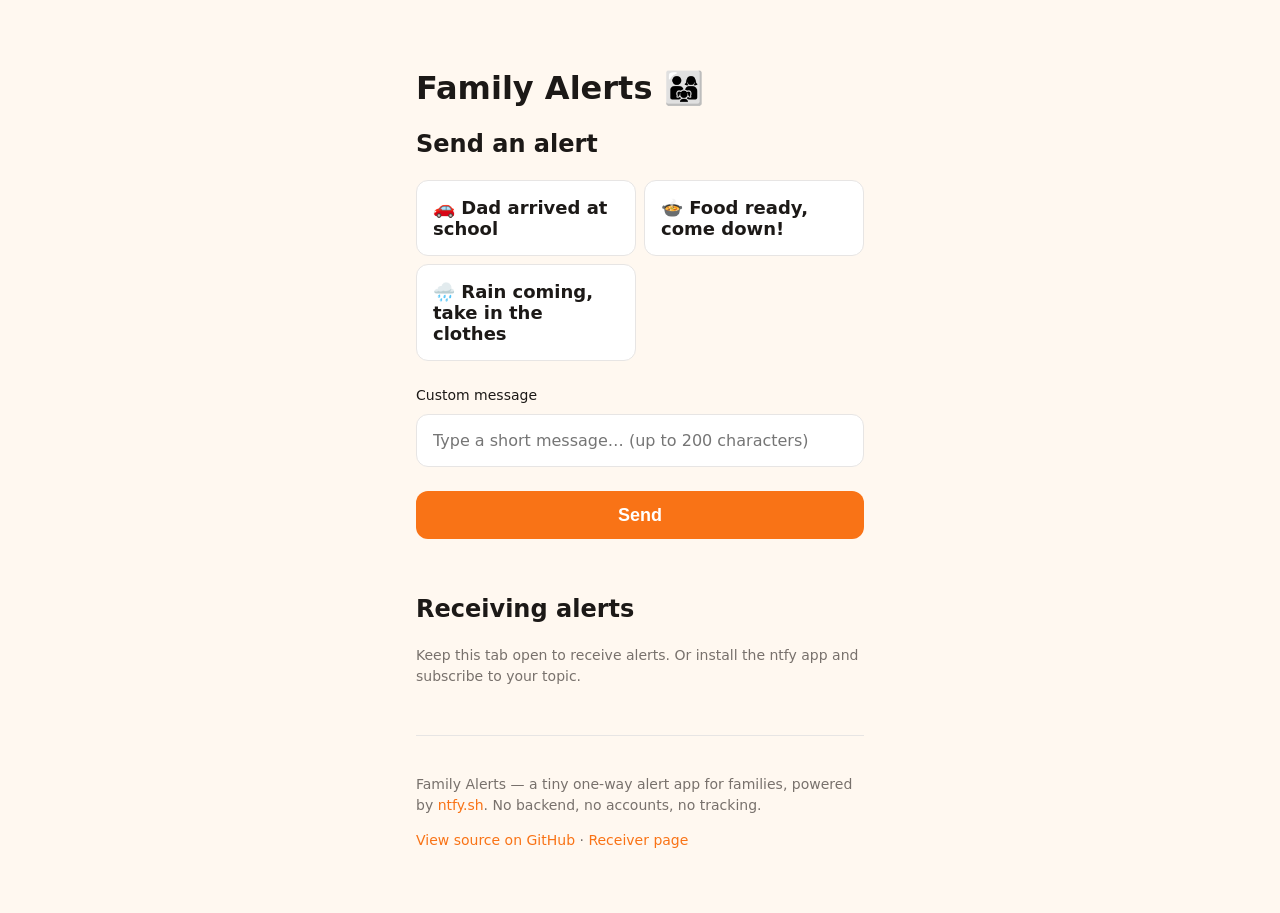
<file: index.html>
<!DOCTYPE html>
<html lang="en">
<head>
  <meta charset="utf-8">
  <meta name="viewport" content="width=device-width, initial-scale=1">
  <title>Family Alerts</title>
  <link rel="manifest" href="manifest.json">
  <link rel="icon" href="data:image/svg+xml,<svg xmlns='http://www.w3.org/2000/svg' viewBox='0 0 100 100'><text y='.9em' font-size='90'>📢</text></svg>">
  <link rel="stylesheet" href="style.css">
</head>
<body>
  <main>
    <header>
      <h1 id="app-title">Family Alerts 👨‍👩‍👧</h1>
    </header>

    <section id="sender">
      <h2>Send an alert</h2>
      <div id="preset-grid"></div>
      <form id="custom-form">
        <label for="custom-input">Custom message</label>
        <input type="text" id="custom-input" maxlength="200" placeholder="Type a short message… (up to 200 characters)" autocomplete="off">
        <span id="char-count" aria-hidden="true"></span>
        <button type="submit" id="send-btn">Send</button>
      </form>
      <p id="status" aria-live="polite" role="status"></p>
    </section>

    <section id="receiver">
      <h2>Receiving alerts</h2>
      <p id="receiver-hint">Keep this tab open to receive alerts. Or install the ntfy app and subscribe to your topic.</p>
    </section>

    <footer>
      <p id="footer-note">Family Alerts — a tiny one-way alert app for families, powered by <a href="https://ntfy.sh" target="_blank" rel="noopener">ntfy.sh</a>. No backend, no accounts, no tracking.</p>
      <p id="footer-link"><a href="https://github.com/C-Fu/aimto2026" target="_blank" rel="noopener">View source on GitHub</a> · <a href="receiver.html">Receiver page</a></p>
    </footer>
  </main>

  <div id="alert-popup" class="alert-popup" role="alertdialog" aria-labelledby="popup-title" aria-hidden="true" hidden>
    <div>
      <h3 id="popup-title"></h3>
      <p id="popup-message"></p>
      <button type="button" id="popup-close">OK</button>
    </div>
  </div>

  <script type="module" src="script.js"></script>
</body>
</html>
</file>
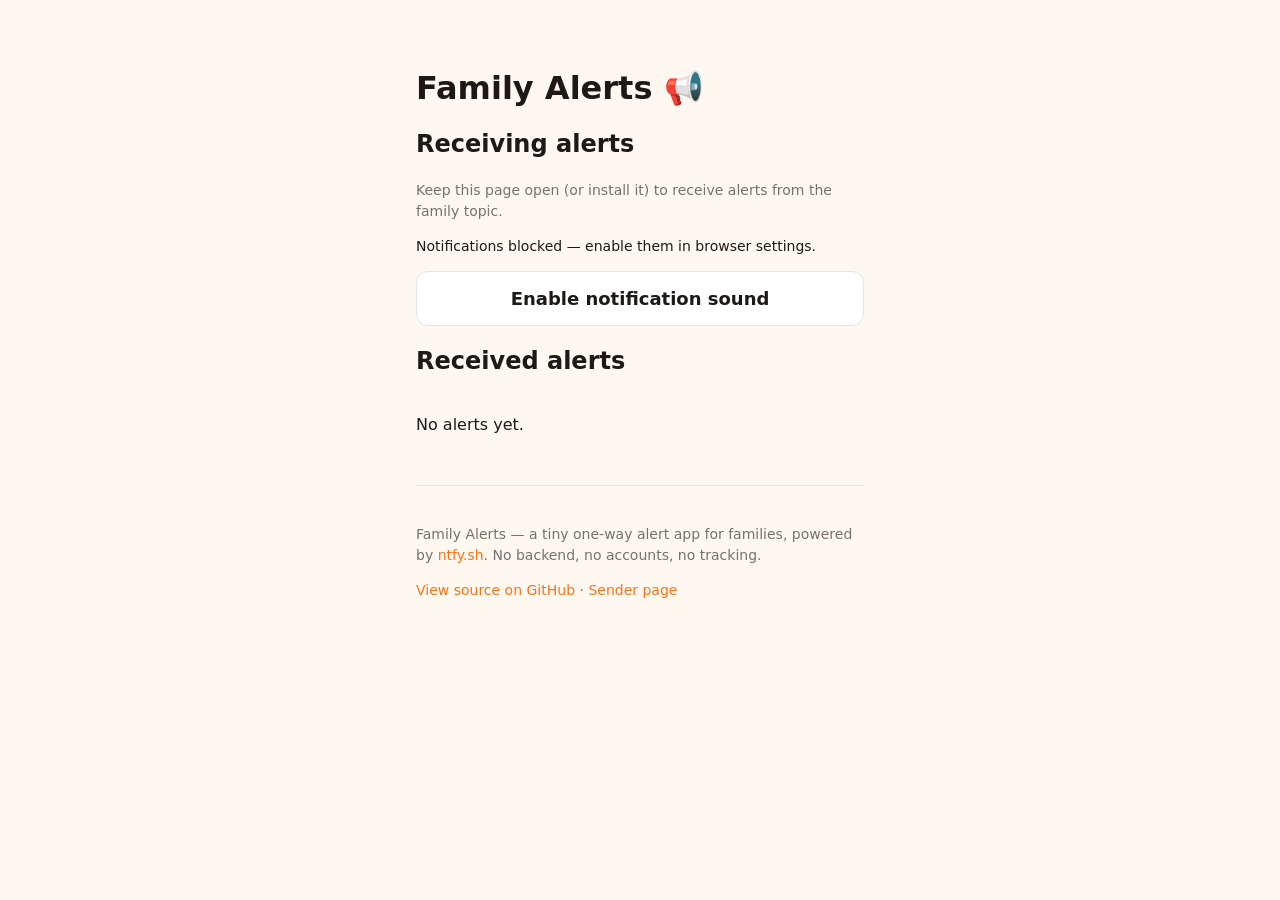
<file: receiver.html>
<!DOCTYPE html>
<html lang="en">
<head>
  <meta charset="utf-8">
  <meta name="viewport" content="width=device-width, initial-scale=1">
  <meta name="theme-color" content="#F97316">
  <title>Family Alerts — Receiver</title>
  <link rel="manifest" href="manifest.json">
  <link rel="icon" href="data:image/svg+xml,<svg xmlns='http://www.w3.org/2000/svg' viewBox='0 0 100 100'><text y='.9em' font-size='90'>📢</text></svg>">
  <link rel="stylesheet" href="style.css">
</head>
<body>
  <main>
    <header>
      <h1 id="app-title">Family Alerts 📢</h1>
    </header>

    <section id="receiver">
      <h2>Receiving alerts</h2>
      <p id="receiver-hint">Keep this page open (or install it) to receive alerts from the family topic.</p>
      <p id="notify-status" role="status" aria-live="polite"></p>
      <button type="button" id="notify-btn">Enable notification sound</button>
    </section>

    <section id="history-section">
      <h2>Received alerts</h2>
      <ul id="alert-history"></ul>
      <p id="history-empty">No alerts yet.</p>
    </section>

    <footer>
      <p id="footer-note">Family Alerts — a tiny one-way alert app for families, powered by <a href="https://ntfy.sh" target="_blank" rel="noopener">ntfy.sh</a>. No backend, no accounts, no tracking.</p>
      <p id="footer-link"><a href="https://github.com/C-Fu/aimto2026" target="_blank" rel="noopener">View source on GitHub</a> · <a href="index.html">Sender page</a></p>
    </footer>
  </main>

  <div id="alert-popup" class="alert-popup" role="alertdialog" aria-labelledby="popup-title" aria-hidden="true" hidden>
    <div>
      <h3 id="popup-title"></h3>
      <p id="popup-message"></p>
      <button type="button" id="popup-close">OK</button>
    </div>
  </div>

  <script type="module" src="receiver.js"></script>
</body>
</html>
</file>
<file: style.css>
:root {
  --bg: #FFF8F0;
  --card: #FFFFFF;
  --accent: #F97316;
  --destructive: #DC2626;
  --text: #1C1917;
  --text-muted: #78716C;
  --success: #16A34A;
  --popup-bg: #1C1917;
  --border: #E7E5E4;
  --space-xs: 4px;
  --space-sm: 8px;
  --space-md: 16px;
  --space-lg: 24px;
  --space-xl: 32px;
  --space-2xl: 48px;
  --radius: 12px;
  --font-stack: system-ui, -apple-system, "Segoe UI", Roboto, "Helvetica Neue", Arial, sans-serif;
  --font-emoji: "Apple Color Emoji", "Segoe UI Emoji", "Noto Color Emoji";
}

* {
  box-sizing: border-box;
}

body {
  font-family: var(--font-stack), var(--font-emoji);
  background: var(--bg);
  color: var(--text);
  font-size: 16px;
  line-height: 1.5;
  margin: 0;
}

main {
  max-width: 480px;
  margin: 0 auto;
  padding: var(--space-2xl) var(--space-md);
}

#app-title {
  font-size: 32px;
  font-weight: 700;
  line-height: 1.2;
}

h2 {
  font-size: 24px;
  font-weight: 600;
  line-height: 1.3;
}

button {
  min-height: 48px;
  border-radius: var(--radius);
  font-size: 18px;
  font-weight: 600;
  cursor: pointer;
  border: none;
}

button:focus-visible,
input:focus-visible {
  outline: 2px solid var(--accent);
  outline-offset: 2px;
}

#preset-grid {
  display: grid;
  grid-template-columns: 1fr;
  gap: var(--space-sm);
}

@media (min-width: 400px) {
  #preset-grid {
    grid-template-columns: 1fr 1fr;
  }
}

.preset-btn {
  background: var(--card);
  color: var(--text);
  border: 1px solid var(--border);
  font-family: inherit;
  text-align: left;
  padding: var(--space-md);
}

.preset-btn:active {
  background: var(--accent);
  color: #fff;
}

#custom-form {
  display: flex;
  flex-direction: column;
  gap: var(--space-sm);
  margin-top: var(--space-lg);
}

#custom-form label {
  font-size: 14px;
  font-weight: 500;
}

#custom-input {
  padding: var(--space-md);
  font-size: 16px;
  border: 1px solid var(--border);
  border-radius: var(--radius);
  font-family: inherit;
}

#char-count {
  display: none;
  color: var(--text-muted);
  font-size: 14px;
}

#char-count.visible {
  display: inline;
}

#send-btn {
  background: var(--accent);
  color: #fff;
  width: 100%;
  margin-top: var(--space-md);
}

#status {
  font-size: 14px;
  min-height: 21px;
}

#status.status-success {
  color: var(--success);
}

#status.status-error {
  color: var(--destructive);
}

#receiver-hint {
  font-size: 14px;
  color: var(--text-muted);
}

#notify-status {
  font-size: 14px;
  min-height: 21px;
}

#notify-btn {
  background: var(--card);
  color: var(--text);
  border: 1px solid var(--border);
  font-family: inherit;
  padding: var(--space-md);
  width: 100%;
}

#alert-history {
  list-style: none;
  padding: 0;
  margin: 0;
  display: flex;
  flex-direction: column;
  gap: var(--space-sm);
}

#alert-history li {
  background: var(--card);
  border: 1px solid var(--border);
  border-radius: var(--radius);
  padding: var(--space-md);
  font-size: 14px;
}

footer {
  margin-top: var(--space-2xl);
  padding-top: var(--space-lg);
  border-top: 1px solid var(--border);
  font-size: 14px;
  color: var(--text-muted);
}

footer a {
  color: var(--accent);
  text-decoration: none;
}

footer a:hover,
footer a:focus-visible {
  text-decoration: underline;
}

#footer-link {
  margin-top: var(--space-xs);
}

#alert-popup {
  position: fixed;
  inset: 0;
  display: flex;
  align-items: center;
  justify-content: center;
  background: rgba(0, 0, 0, 0.5);
  z-index: 1000;
  padding: var(--space-lg);
}

#alert-popup > div {
  background: var(--popup-bg);
  border-radius: var(--radius);
  padding: var(--space-2xl);
  max-width: 400px;
  width: 100%;
}

#popup-title,
#popup-message {
  color: #fff;
}

#alert-popup #popup-close {
  background: var(--accent);
  color: #fff;
  padding: var(--space-sm) var(--space-lg);
  border-radius: var(--radius);
  border: none;
  min-height: 48px;
  font-size: 18px;
  cursor: pointer;
}

[hidden] {
  display: none !important;
}

@media (prefers-reduced-motion: no-preference) {
  #alert-popup > div {
    animation: popup-in 0.2s ease-out;
  }

  @keyframes popup-in {
    from {
      opacity: 0;
      transform: translateY(12px);
    }
    to {
      opacity: 1;
      transform: translateY(0);
    }
  }
}

@media (prefers-reduced-motion: reduce) {
  * {
    animation: none !important;
    transition: none !important;
  }
}
</file>
